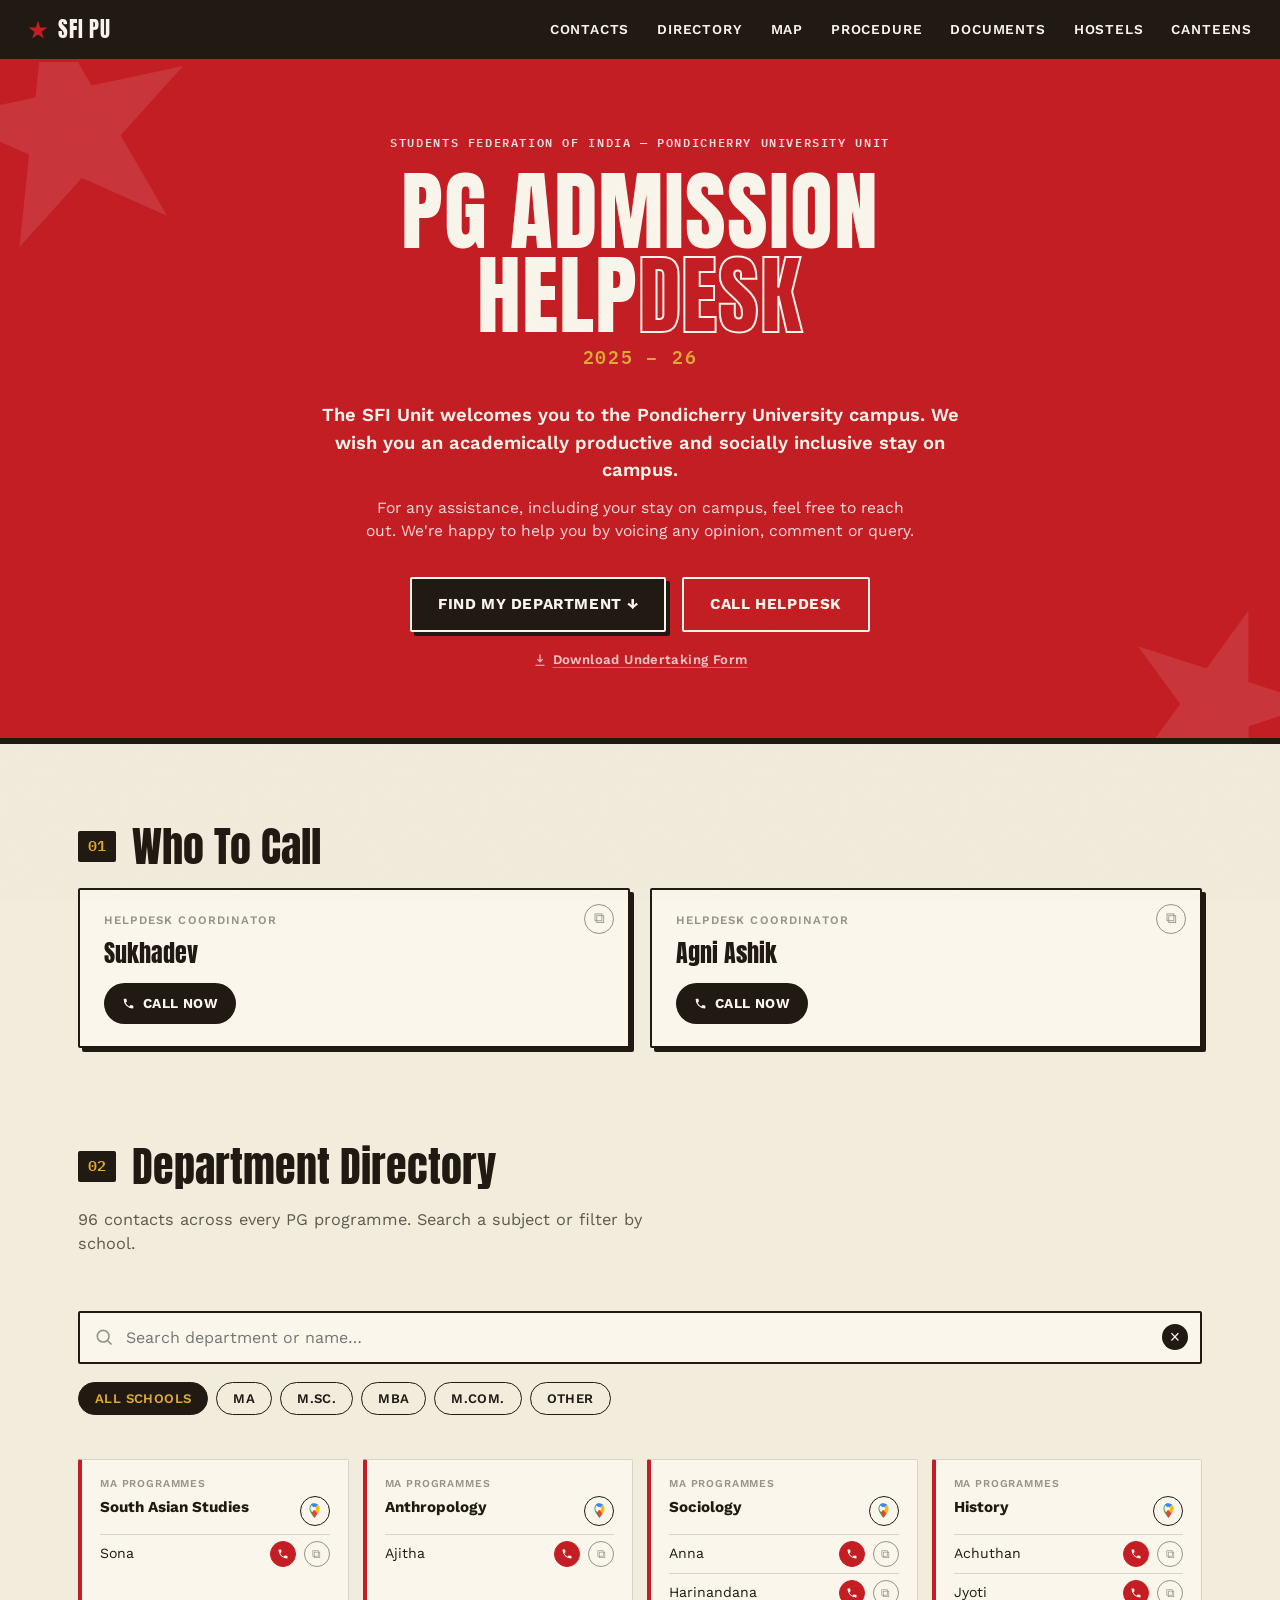
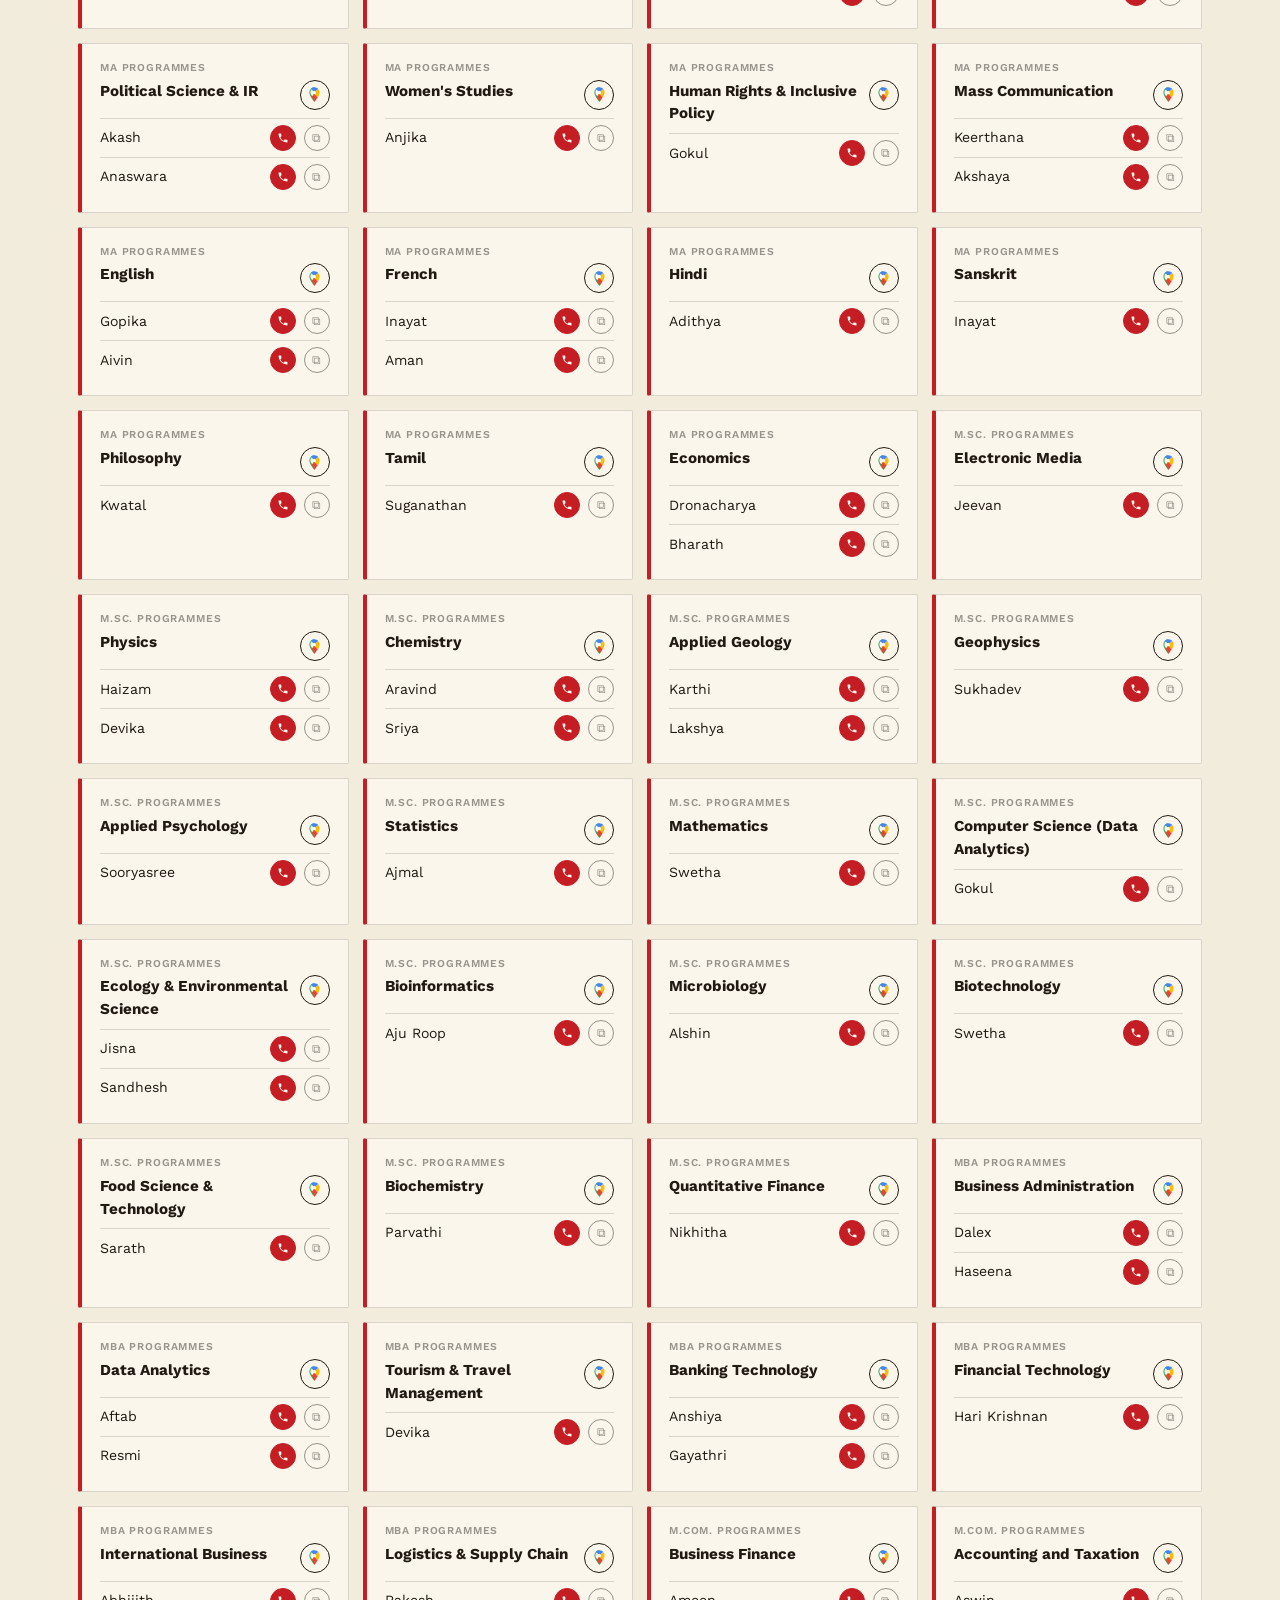
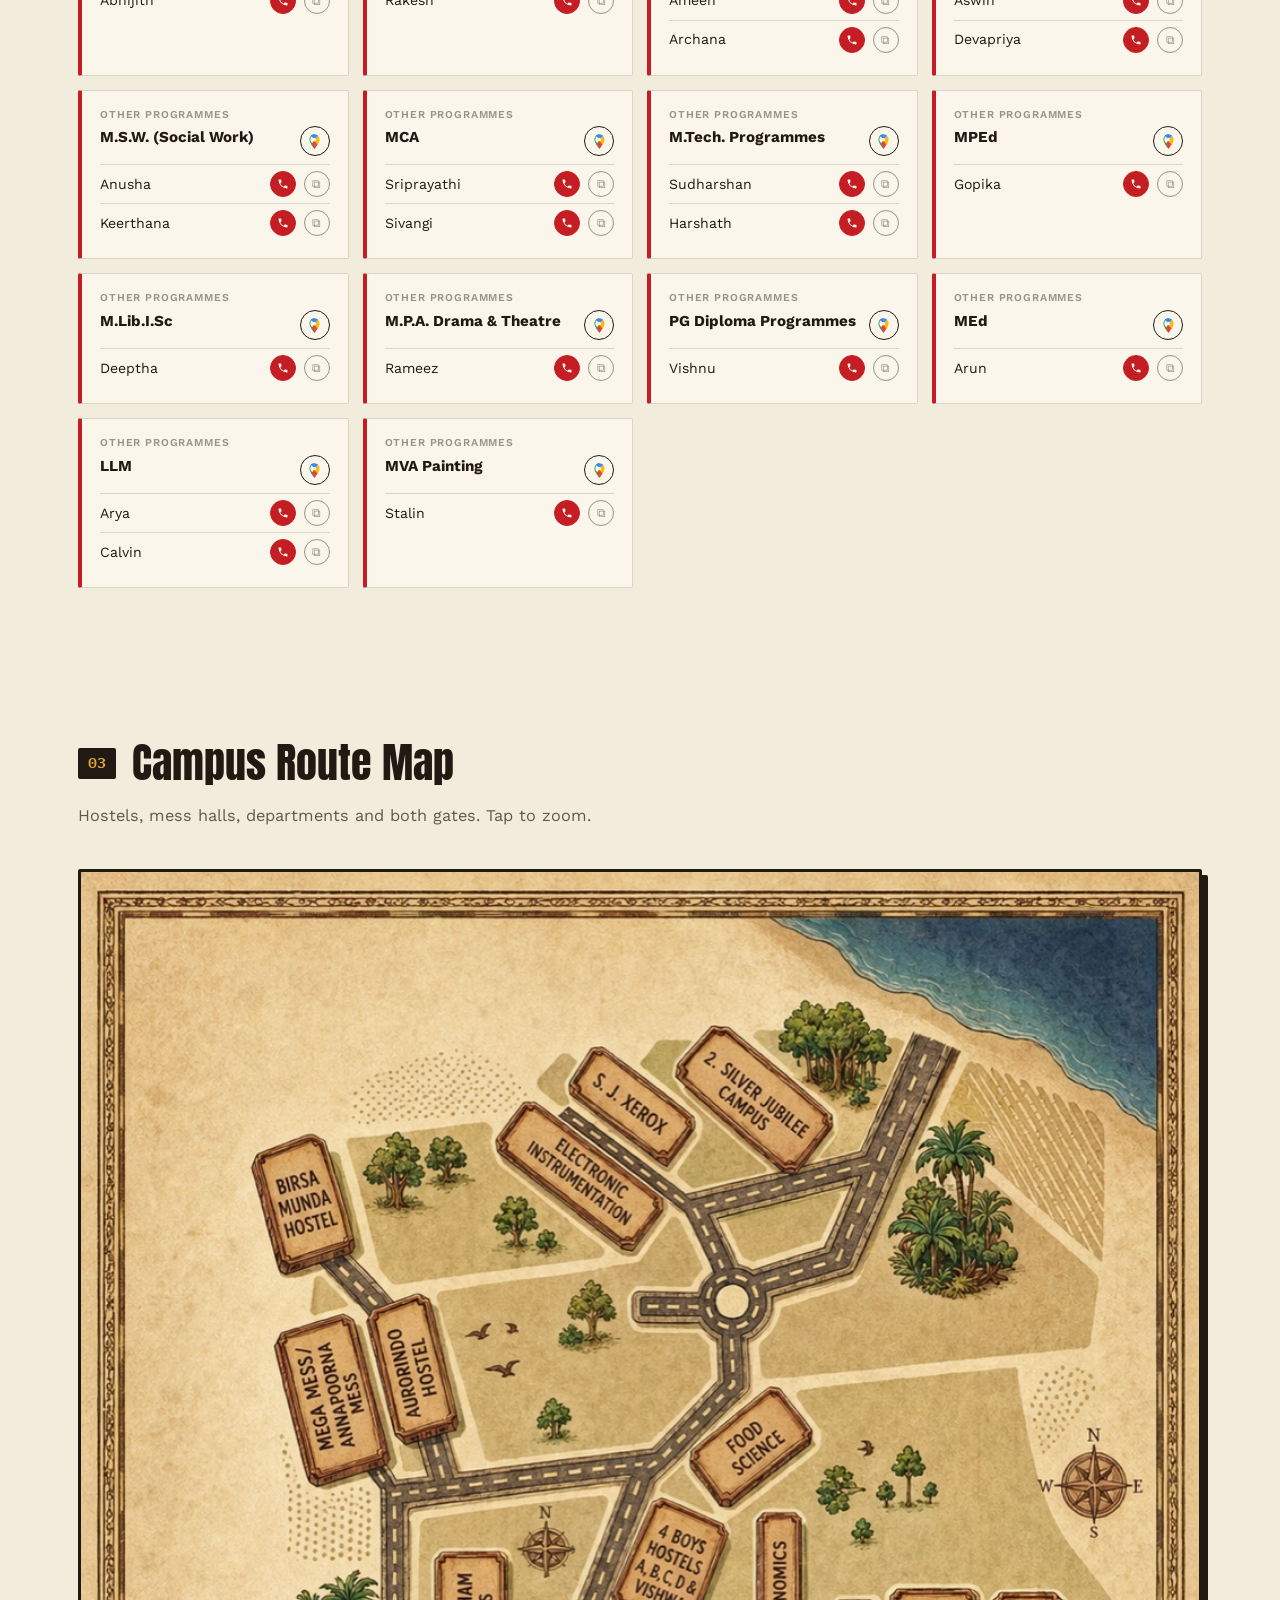
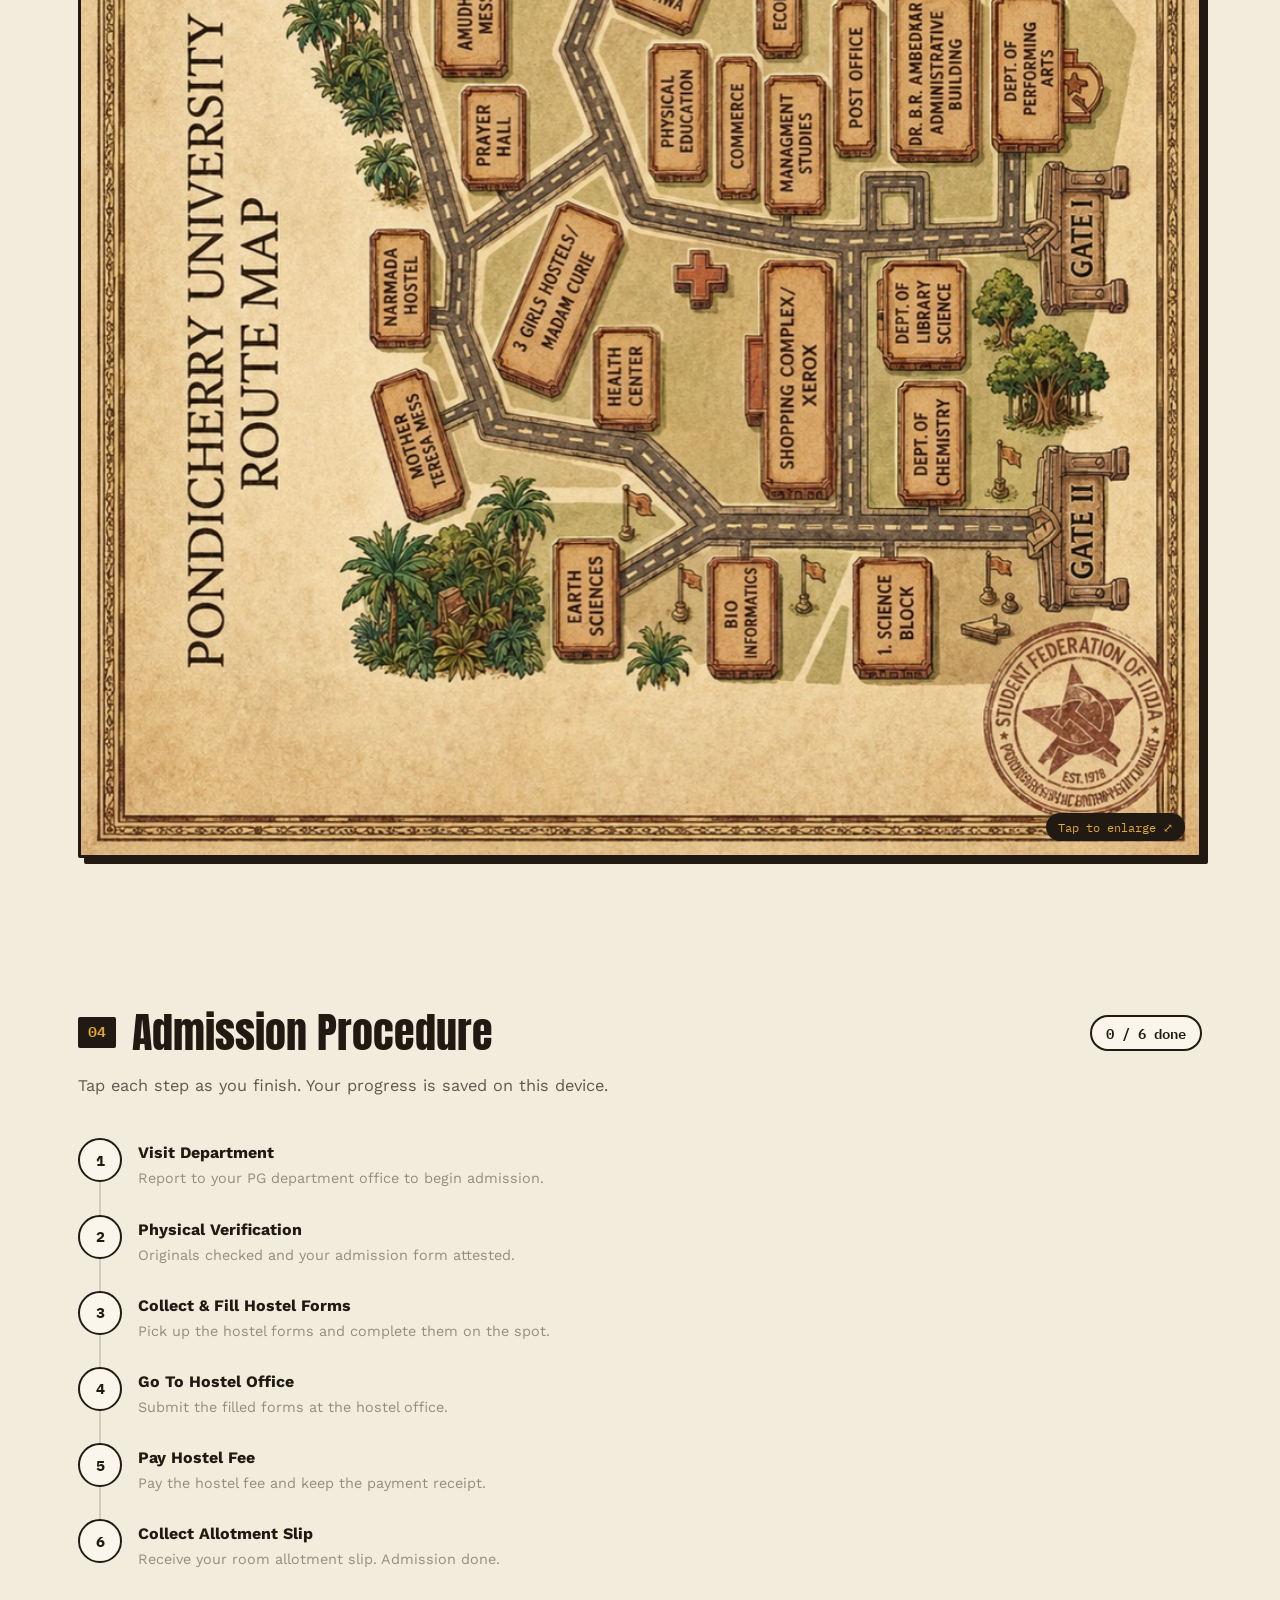
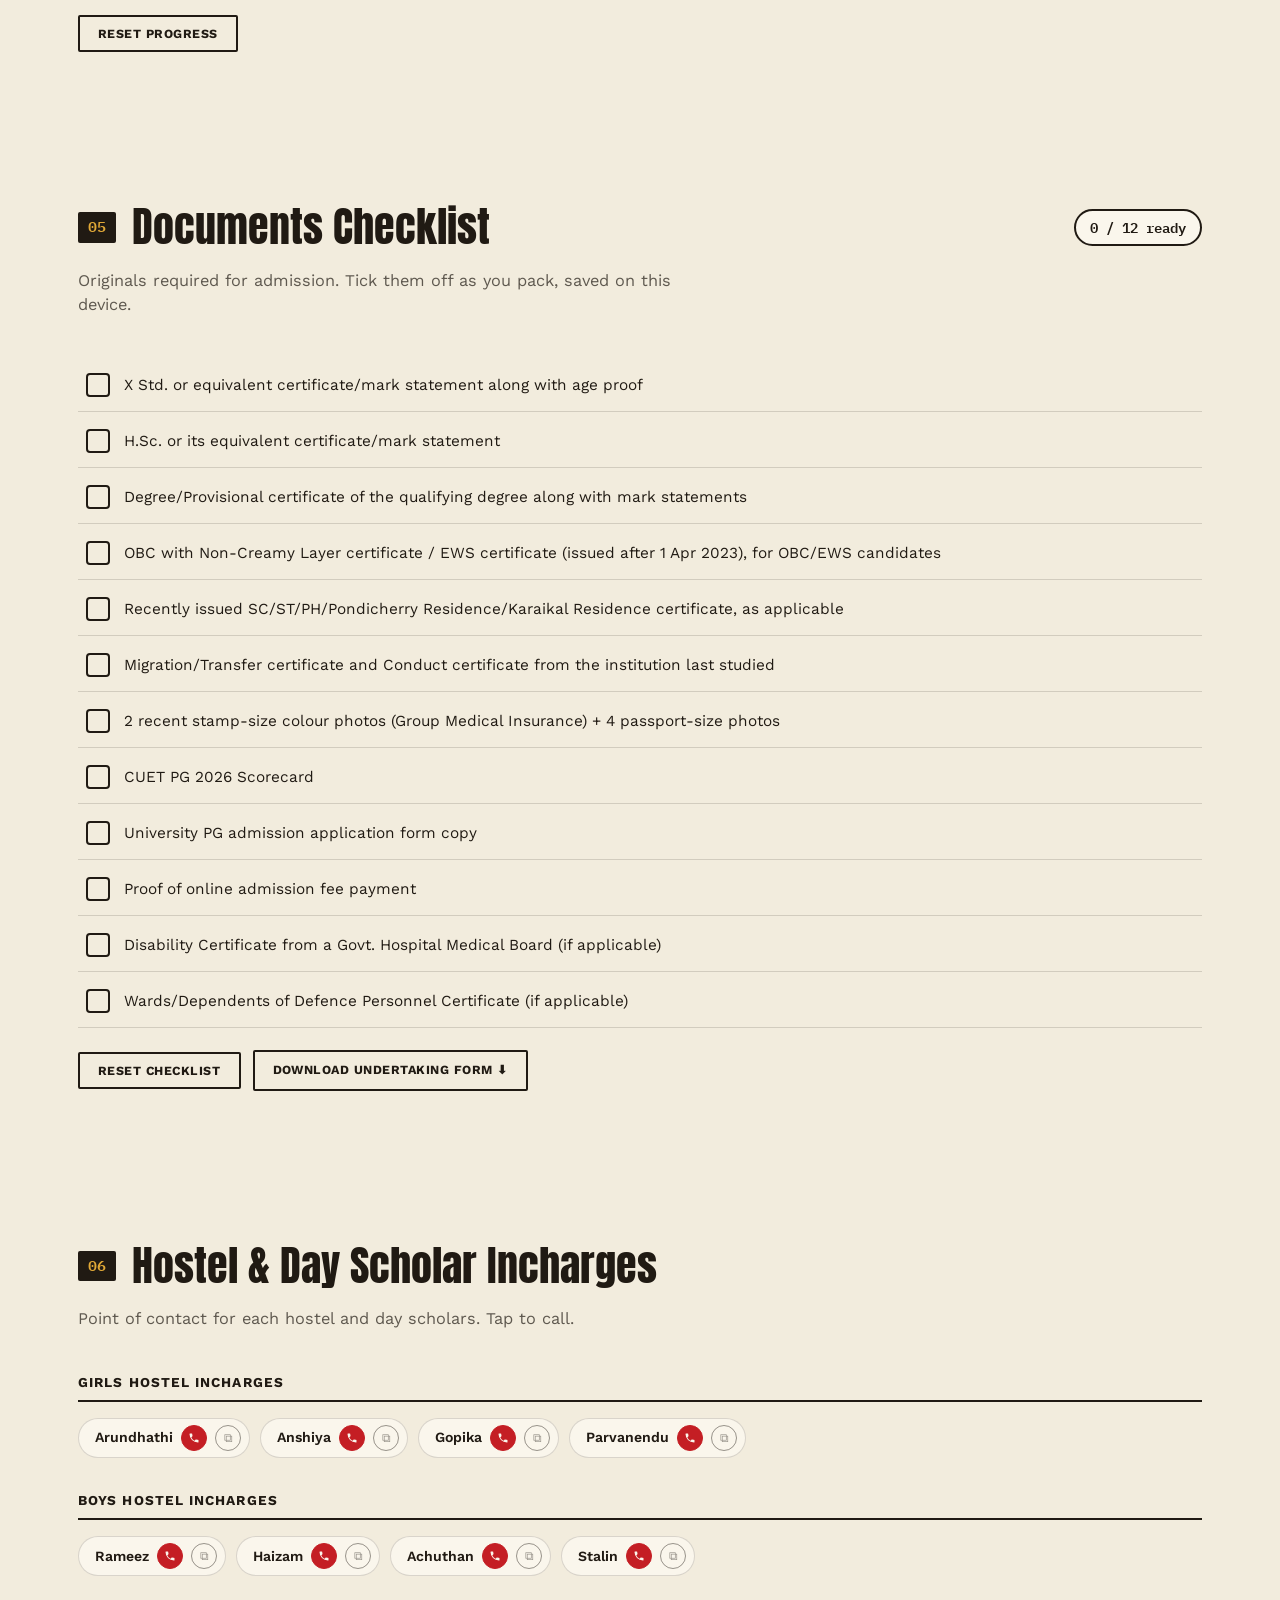
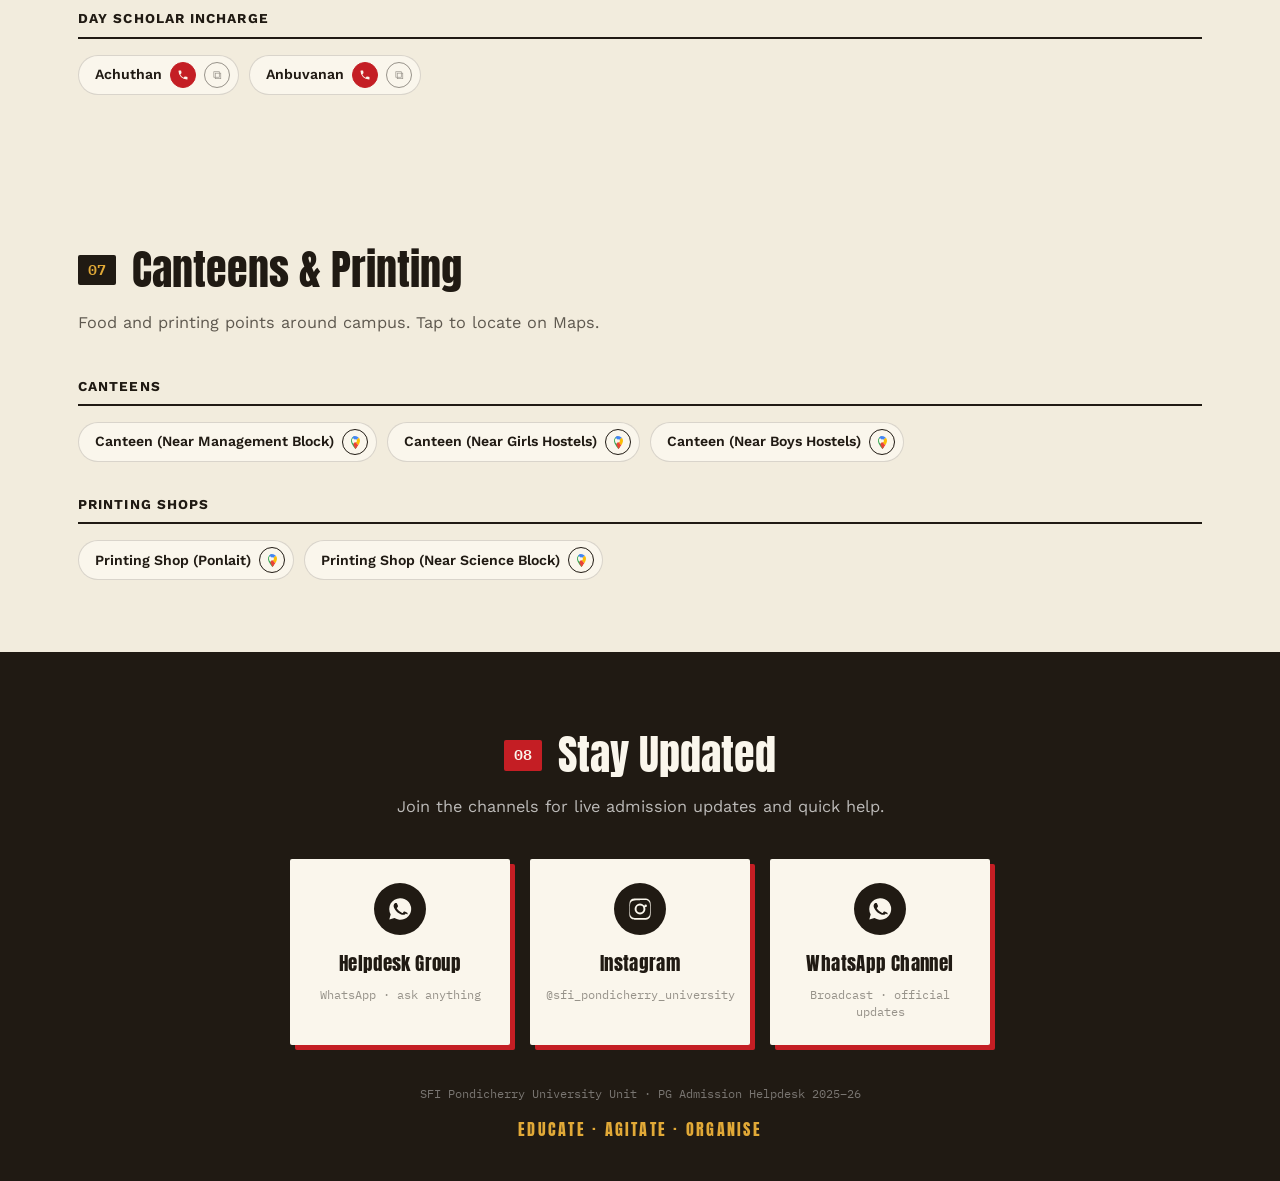
<file: index.html>
<!DOCTYPE html>
<html lang="en">
<head>
<meta charset="UTF-8">
<meta name="viewport" content="width=device-width, initial-scale=1.0">
<title>SFI PU — PG Admission Helpdesk 2025–26</title>
<meta name="description" content="SFI Pondicherry University PG Admission Helpdesk 2025-26. Contacts, campus map, admission procedure and required documents.">

<!-- Open Graph -->
<meta property="og:type" content="website">
<meta property="og:url" content="https://sfipondicherry.netlify.app/">
<meta property="og:title" content="SFI PU — PG Admission Helpdesk 2025–26">
<meta property="og:description" content="We're here to help you. Contacts, campus map, admission procedure and required documents for PG admission at Pondicherry University.">
<meta property="og:image" content="https://sfipondicherry.netlify.app/assets/og-image.jpg">
<meta property="og:image:width" content="1024">
<meta property="og:image:height" content="1280">

<!-- Twitter -->
<meta name="twitter:card" content="summary_large_image">
<meta name="twitter:title" content="SFI PU — PG Admission Helpdesk 2025–26">
<meta name="twitter:description" content="We're here to help you. Contacts, campus map, admission procedure and required documents for PG admission at Pondicherry University.">
<meta name="twitter:image" content="https://sfipondicherry.netlify.app/assets/og-image.jpg">

<link rel="preconnect" href="https://fonts.googleapis.com">
<link rel="preconnect" href="https://fonts.gstatic.com" crossorigin>
<link href="https://fonts.googleapis.com/css2?family=Anton&family=IBM+Plex+Mono:wght@500;600&family=Work+Sans:ital,wght@0,400;0,500;0,600;0,700;1,500&display=swap" rel="stylesheet">
<link rel="stylesheet" href="styles.css">
</head>
<body>

<div class="grain"></div>

<!-- ============ NAV ============ -->
<header class="topbar">
  <a class="brand" href="#top">
    <span class="brand-star" aria-hidden="true">
      <svg viewBox="0 0 100 100"><path d="M50 4 L61 38 L97 38 L68 59 L79 93 L50 72 L21 93 L32 59 L3 38 L39 38 Z"/></svg>
    </span>
    <span class="brand-text">SFI&nbsp;PU</span>
  </a>
  <nav class="topnav" id="topnav">
    <a href="#contacts">Contacts</a>
    <a href="#directory">Directory</a>
    <a href="#map">Map</a>
    <a href="#procedure">Procedure</a>
    <a href="#documents">Documents</a>
    <a href="#hostels">Hostels</a>
    <a href="#essentials">Canteens</a>
  </nav>
  <button class="menu-btn" id="menuBtn" aria-label="Toggle menu" aria-expanded="false">
    <span></span><span></span><span></span>
  </button>
</header>

<!-- ============ HERO ============ -->
<section class="hero" id="top">
  <div class="hero-star hero-star--1" aria-hidden="true">
    <svg viewBox="0 0 100 100"><path d="M50 4 L61 38 L97 38 L68 59 L79 93 L50 72 L21 93 L32 59 L3 38 L39 38 Z"/></svg>
  </div>
  <div class="hero-star hero-star--2" aria-hidden="true">
    <svg viewBox="0 0 100 100"><path d="M50 4 L61 38 L97 38 L68 59 L79 93 L50 72 L21 93 L32 59 L3 38 L39 38 Z"/></svg>
  </div>

  <p class="eyebrow">STUDENTS FEDERATION OF INDIA — PONDICHERRY UNIVERSITY UNIT</p>
  <h1 class="hero-title">PG ADMISSION<br>HELP<span class="outline">DESK</span></h1>
  <p class="hero-year">2025 &ndash; 26</p>

  <p class="hero-msg">
    The SFI Unit welcomes you to the Pondicherry University campus.
    We wish you an academically productive and socially inclusive stay on campus.
  </p>
  <p class="hero-sub">
    For any assistance, including your stay on campus, feel free to reach out.
    We're happy to help you by voicing any opinion, comment or query.
  </p>

  <div class="hero-actions">
    <a class="btn btn--primary" href="#directory">Find My Department ↓</a>
    <a class="btn btn--ghost" href="tel:+919020773780">Call Helpdesk</a>
  </div>
  <a class="hero-doc-link" href="assets/Undertaking-Form.pdf" download>
    <svg viewBox="0 0 24 24" aria-hidden="true"><path d="M12 3v12m0 0l-4-4m4 4l4-4M5 21h14"/></svg>
    Download Undertaking Form
  </a>
</section>

<!-- ============ CORE CONTACTS ============ -->
<section class="section" id="contacts">
  <h2 class="section-title"><span class="tag">01</span> Who To Call</h2>

  <div class="core-contacts">
    <a class="core-card" href="tel:9498847152" title="Call Sukhadev — 9498847152">
      <button class="copy-btn" type="button" data-copy="9498847152" aria-label="Copy number">⧉</button>
      <span class="core-role">Helpdesk Coordinator</span>
      <span class="core-name">Sukhadev</span>
      <span class="core-call"><span class="call-icon"><svg viewBox="0 0 24 24"><path d="M6.62 10.79a15.05 15.05 0 006.59 6.59l2.2-2.2a1 1 0 011.01-.24 11.36 11.36 0 003.56.57 1 1 0 011 1V20a1 1 0 01-1 1A17 17 0 013 4a1 1 0 011-1h3.5a1 1 0 011 1 11.36 11.36 0 00.57 3.56 1 1 0 01-.25 1.02z"/></svg></span> Call Now</span>
      <span class="sr-only">9498847152</span>
    </a>
    <a class="core-card" href="tel:8848492228" title="Call Agni Ashik — 8848492228">
      <button class="copy-btn" type="button" data-copy="8848492228" aria-label="Copy number">⧉</button>
      <span class="core-role">Helpdesk Coordinator</span>
      <span class="core-name">Agni Ashik</span>
      <span class="core-call"><span class="call-icon"><svg viewBox="0 0 24 24"><path d="M6.62 10.79a15.05 15.05 0 006.59 6.59l2.2-2.2a1 1 0 011.01-.24 11.36 11.36 0 003.56.57 1 1 0 011 1V20a1 1 0 01-1 1A17 17 0 013 4a1 1 0 011-1h3.5a1 1 0 011 1 11.36 11.36 0 00.57 3.56 1 1 0 01-.25 1.02z"/></svg></span> Call Now</span>
      <span class="sr-only">8848492228</span>
    </a>
  </div>
</section>

<!-- ============ DIRECTORY ============ -->
<section class="section section--flush" id="directory">
  <h2 class="section-title"><span class="tag">02</span> Department Directory</h2>
  <p class="section-lede">96 contacts across every PG programme. Search a subject or filter by school.</p>

  <div class="directory-controls">
    <div class="search-wrap">
      <svg class="search-icon" viewBox="0 0 24 24"><circle cx="11" cy="11" r="7"/><line x1="21" y1="21" x2="16.6" y2="16.6"/></svg>
      <input type="text" id="searchInput" placeholder="Search department or name…" autocomplete="off">
      <button class="search-clear" id="searchClear" type="button" aria-label="Clear search" hidden>&times;</button>
    </div>
    <div class="filter-chips" id="filterChips"></div>
  </div>

  <div class="directory-results" id="directoryResults"></div>
  <p class="no-results" id="noResults" hidden>No matches. Try “Economics”, “MBA” or a coordinator's name.</p>
  <a class="skip-directory" href="#map" id="skipDirectory">Skip directory ↓</a>
</section>

<!-- ============ MAP ============ -->
<section class="section" id="map">
  <h2 class="section-title"><span class="tag">03</span> Campus Route Map</h2>
  <p class="section-lede">Hostels, mess halls, departments and both gates. Tap to zoom.</p>

  <button class="map-frame" id="mapOpenBtn">
    <img src="assets/campus-map.jpg" alt="Pondicherry University campus route map showing hostels, departments, mess halls and gates" loading="lazy">
    <span class="map-zoom-hint">Tap to enlarge ⤢</span>
  </button>
</section>

<!-- ============ PROCEDURE ============ -->
<section class="section" id="procedure">
  <div class="section-head-row">
    <h2 class="section-title"><span class="tag">04</span> Admission Procedure</h2>
    <span class="progress-badge" id="stepBadge">0 / 6 done</span>
  </div>
  <p class="section-lede">Tap each step as you finish. Your progress is saved on this device.</p>

  <ol class="timeline" id="timeline"></ol>
  <button class="btn btn--ghost btn--small" id="resetSteps">Reset progress</button>
</section>

<!-- ============ DOCUMENTS ============ -->
<section class="section" id="documents">
  <div class="section-head-row">
    <h2 class="section-title"><span class="tag">05</span> Documents Checklist</h2>
    <span class="progress-badge" id="progressBadge">0 / 12 ready</span>
  </div>
  <p class="section-lede">Originals required for admission. Tick them off as you pack, saved on this device.</p>

  <ul class="checklist" id="checklist"></ul>
  <div class="btn-row">
    <button class="btn btn--ghost btn--small" id="resetChecklist">Reset checklist</button>
    <a class="btn btn--ghost btn--small" href="assets/Undertaking-Form.pdf" download>Download Undertaking Form ⬇</a>
  </div>
</section>

<!-- ============ HOSTEL / DAY SCHOLAR INCHARGES ============ -->
<section class="section" id="hostels">
  <h2 class="section-title"><span class="tag">06</span> Hostel &amp; Day Scholar Incharges</h2>
  <p class="section-lede">Point of contact for each hostel and day scholars. Tap to call.</p>

  <div class="subgroup">
    <h3 class="subgroup-title">Girls Hostel Incharges</h3>
    <div class="chip-grid" id="girlsHostelIncharges"></div>
  </div>

  <div class="subgroup">
    <h3 class="subgroup-title">Boys Hostel Incharges</h3>
    <div class="chip-grid" id="boysHostelIncharges"></div>
  </div>

  <div class="subgroup">
    <h3 class="subgroup-title">Day Scholar Incharge</h3>
    <div class="chip-grid" id="dayScholar"></div>
  </div>
</section>

<!-- ============ CANTEENS / PRINTING ============ -->
<section class="section" id="essentials">
  <h2 class="section-title"><span class="tag">07</span> Canteens &amp; Printing</h2>
  <p class="section-lede">Food and printing points around campus. Tap to locate on Maps.</p>

  <div class="subgroup">
    <h3 class="subgroup-title">Canteens</h3>
    <div class="chip-grid" id="canteens"></div>
  </div>

  <div class="subgroup">
    <h3 class="subgroup-title">Printing Shops</h3>
    <div class="chip-grid" id="printShops"></div>
  </div>
</section>

<!-- ============ FOOTER / LINKS ============ -->
<footer class="footer" id="footer">
  <h2 class="section-title section-title--light"><span class="tag tag--light">08</span> Stay Updated</h2>
  <p class="section-lede footer-lede">Join the channels for live admission updates and quick help.</p>

  <div class="link-row">
    <a class="link-card" href="https://chat.whatsapp.com/CJfI5DXnH7s8doQPmR5hC9" target="_blank" rel="noopener">
      <span class="link-icon">
        <svg viewBox="0 0 24 24"><path d="M12 2a10 10 0 00-8.6 15l-1.3 4.7 4.8-1.3A10 10 0 1012 2zm5.3 14.1c-.2.6-1.3 1.2-1.8 1.2-.5.1-1 .3-3.4-.7-2.9-1.2-4.7-4.1-4.8-4.3-.2-.2-1.2-1.6-1.2-3s.7-2.1 1-2.4c.3-.3.6-.4.8-.4h.6c.2 0 .5 0 .7.5l.9 2.1c0 .2.1.4 0 .6l-.4.6-.4.5c-.2.2-.3.4-.1.7.2.3.9 1.5 2 2.4 1.4 1.2 2.5 1.6 2.8 1.7.3.2.5.1.7-.1l.9-1.1c.2-.3.4-.2.7-.1l2 1c.3.1.5.2.6.3.1.3.1.9-.1 1.5z"/></svg>
      </span>
      <span class="link-name">Helpdesk Group</span>
      <span class="link-sub">WhatsApp · ask anything</span>
    </a>
    <a class="link-card" href="https://www.instagram.com/sfi_pondicherry_university" target="_blank" rel="noopener">
      <span class="link-icon">
        <svg viewBox="0 0 24 24"><path d="M12 2.2c3.2 0 3.6 0 4.9.1 1.2.1 1.8.3 2.2.4.6.2 1 .5 1.4.9.4.4.7.8.9 1.4.2.4.4 1 .4 2.2.1 1.3.1 1.7.1 4.9s0 3.6-.1 4.9c-.1 1.2-.3 1.8-.4 2.2-.2.6-.5 1-.9 1.4-.4.4-.8.7-1.4.9-.4.2-1 .4-2.2.4-1.3.1-1.7.1-4.9.1s-3.6 0-4.9-.1c-1.2-.1-1.8-.3-2.2-.4a3.7 3.7 0 01-1.4-.9 3.7 3.7 0 01-.9-1.4c-.2-.4-.4-1-.4-2.2C2.2 15.6 2.2 15.2 2.2 12s0-3.6.1-4.9c.1-1.2.3-1.8.4-2.2.2-.6.5-1 .9-1.4.4-.4.8-.7 1.4-.9.4-.2 1-.4 2.2-.4C8.4 2.2 8.8 2.2 12 2.2zm0 1.8c-3.1 0-3.5 0-4.7.1-1.1 0-1.7.2-2.1.4-.5.2-.9.4-1.2.8-.4.3-.6.7-.8 1.2-.2.4-.3 1-.4 2.1C2.7 9.5 2.7 9.9 2.7 12s0 2.5.1 3.7c0 1.1.2 1.7.4 2.1.2.5.4.9.8 1.2.3.4.7.6 1.2.8.4.2 1 .3 2.1.4 1.2.1 1.6.1 4.7.1s3.5 0 4.7-.1c1.1 0 1.7-.2 2.1-.4.5-.2.9-.4 1.2-.8.4-.3.6-.7.8-1.2.2-.4.3-1 .4-2.1.1-1.2.1-1.6.1-3.7s0-2.5-.1-3.7c0-1.1-.2-1.7-.4-2.1a3 3 0 00-.8-1.2 3 3 0 00-1.2-.8c-.4-.2-1-.3-2.1-.4-1.2-.1-1.6-.1-4.7-.1zM12 7a5 5 0 110 10 5 5 0 010-10zm0 1.8a3.2 3.2 0 100 6.4 3.2 3.2 0 000-6.4zm5.2-.9a1.2 1.2 0 110 2.4 1.2 1.2 0 010-2.4z"/></svg>
      </span>
      <span class="link-name">Instagram</span>
      <span class="link-sub">@sfi_pondicherry_university</span>
    </a>
    <a class="link-card" href="https://whatsapp.com/channel/0029Va5Qo5w002TBvd4hW507" target="_blank" rel="noopener">
      <span class="link-icon">
        <svg viewBox="0 0 24 24"><path d="M12 2a10 10 0 00-8.6 15l-1.3 4.7 4.8-1.3A10 10 0 1012 2zm5.3 14.1c-.2.6-1.3 1.2-1.8 1.2-.5.1-1 .3-3.4-.7-2.9-1.2-4.7-4.1-4.8-4.3-.2-.2-1.2-1.6-1.2-3s.7-2.1 1-2.4c.3-.3.6-.4.8-.4h.6c.2 0 .5 0 .7.5l.9 2.1c0 .2.1.4 0 .6l-.4.6-.4.5c-.2.2-.3.4-.1.7.2.3.9 1.5 2 2.4 1.4 1.2 2.5 1.6 2.8 1.7.3.2.5.1.7-.1l.9-1.1c.2-.3.4-.2.7-.1l2 1c.3.1.5.2.6.3.1.3.1.9-.1 1.5z"/></svg>
      </span>
      <span class="link-name">WhatsApp Channel</span>
      <span class="link-sub">Broadcast · official updates</span>
    </a>
  </div>

  <p class="footer-credit">SFI Pondicherry University Unit · PG Admission Helpdesk 2025–26</p>
  <p class="footer-motto">EDUCATE &middot; AGITATE &middot; ORGANISE</p>
</footer>

<!-- Lightbox -->
<div class="lightbox" id="lightbox">
  <button class="lightbox-close" id="lightboxClose" aria-label="Close">&times;</button>
  <img src="assets/campus-map.jpg" alt="Pondicherry University campus route map, enlarged">
</div>

<script src="script.js"></script>
<!-- Cloudflare Web Analytics -->
<script defer src='https://static.cloudflareinsights.com/beacon.min.js' data-cf-beacon='{"token": "ef0a9ae6381e4efca3d5536c9b5d6c76"}'></script>
<!-- End Cloudflare Web Analytics -->
<!-- GoatCounter -->
<script data-goatcounter="https://sfipondicherry.goatcounter.com/count"
        async src="//gc.zgo.at/count.js"></script>
<!-- End GoatCounter -->
</body>
</html>
</file>
<file: styles.css>
/* ===================================================================
   SFI PU — PG Admission Helpdesk 2025–26
   Protest-poster / union-flyer aesthetic: cream stock, ink black,
   flag red, one gold accent. Anton for shout-headlines, Work Sans
   for reading, IBM Plex Mono for every phone number (directory feel).
=================================================================== */

:root{
  --cream:   #F2ECDD;
  --paper:   #FAF6EC;
  --ink:     #201A13;
  --ink-70:  rgba(32,26,19,.7);
  --ink-45:  rgba(32,26,19,.45);
  --red:     #C41E24;
  --red-dark:#7E1116;
  --gold:    #E1A937;
  --line:    rgba(32,26,19,.15);
  --shadow-hard: 6px 6px 0 var(--ink);
  --shadow-hard-sm: 4px 4px 0 var(--ink);
  --radius: 2px;
  --display: "Anton", Impact, sans-serif;
  --body: "Work Sans", sans-serif;
  --mono: "IBM Plex Mono", monospace;
}

*,*::before,*::after{ box-sizing: border-box; }

::selection{ background: var(--red); color: var(--paper); }

html{ scroll-behavior: smooth; }

body{
  margin:0;
  background: var(--cream);
  color: var(--ink);
  font-family: var(--body);
  font-size: 16px;
  line-height: 1.5;
  -webkit-font-smoothing: antialiased;
}

img{ max-width:100%; display:block; }

a{ color: inherit; }

h1,h2,h3{ margin:0; font-family: var(--display); font-weight:400; }

/* paper grain overlay */
.grain{
  position: fixed; inset:0; pointer-events:none; z-index: 999;
  opacity: .05; mix-blend-mode: multiply;
  background-image: url("data:image/svg+xml,%3Csvg xmlns='http://www.w3.org/2000/svg' width='120' height='120'%3E%3Cfilter id='n'%3E%3CfeTurbulence type='fractalNoise' baseFrequency='0.9' numOctaves='2' stitchTiles='stitch'/%3E%3C/filter%3E%3Crect width='100%25' height='100%25' filter='url(%23n)'/%3E%3C/svg%3E");
}

/* ============ TOPBAR ============ */
.topbar{
  position: sticky; top:0; z-index: 200;
  display:flex; align-items:center; justify-content:space-between;
  padding: 14px 28px;
  background: var(--ink);
  border-bottom: 3px solid var(--red);
}
.brand{
  display:flex; align-items:center; gap:10px;
  text-decoration:none; color: var(--paper);
}
.brand-star{ width:20px; height:20px; color: var(--red); }
.brand-star svg{ width:100%; height:100%; fill: currentColor; }
.brand-text{
  font-family: var(--display);
  font-size: 1.3rem;
  letter-spacing: .04em;
  color: var(--paper);
}
.topnav{ display:flex; gap: 28px; }
.topnav a{
  color: var(--paper); text-decoration:none;
  font-size: .85rem; font-weight:600; letter-spacing:.06em; text-transform:uppercase;
  position:relative; padding: 4px 0;
}
.topnav a::after{
  content:""; position:absolute; left:0; right:100%; bottom:-2px; height:2px;
  background: var(--red); transition: right .25s ease;
}
.topnav a:hover::after{ right:0; }

.menu-btn{
  display:none; flex-direction:column; gap:5px;
  width:32px; height:24px; background:none; border:none; cursor:pointer; padding:0;
}
.menu-btn span{
  display:block; flex:0 0 3px; width:100%;
  background: var(--paper); border-radius:2px;
}

/* ============ HERO ============ */
.hero{
  position: relative;
  padding: 72px 28px 64px;
  overflow: hidden;
  background: var(--red);
  color: var(--paper);
  text-align:center;
  border-bottom: 6px solid var(--ink);
}
.hero-star{
  position:absolute; color: rgba(255,255,255,.1); pointer-events:none;
}
.hero-star svg{ width:100%; height:100%; fill:currentColor; }
.hero-star--1{ width:260px; height:260px; top:-70px; left:-60px; transform: rotate(-12deg); }
.hero-star--2{ width:200px; height:200px; bottom:-60px; right:-40px; transform: rotate(18deg); }

.eyebrow{
  font-family: var(--mono);
  font-size:.72rem; letter-spacing:.14em; font-weight:600;
  color: rgba(255,255,255,.85);
  margin: 0 0 18px;
  position:relative; z-index:2;
}
.hero-title{
  position:relative; z-index:2;
  font-family: var(--display);
  font-size: clamp(2.6rem, 9vw, 5.5rem);
  line-height: .95;
  letter-spacing: .01em;
  color: var(--paper);
  margin-bottom: 6px;
}
.hero-title .outline{
  -webkit-text-stroke: 2px var(--paper);
  color: var(--red);
}
.hero-year{
  position:relative; z-index:2;
  font-family: var(--mono); font-weight:600;
  font-size: 1.1rem; letter-spacing:.1em;
  color: var(--gold);
  margin: 0 0 32px;
}
.hero-msg{
  position:relative; z-index:2;
  max-width: 640px; margin: 0 auto 12px;
  font-size: 1.15rem; font-weight:600;
}
.hero-sub{
  position:relative; z-index:2;
  max-width: 560px; margin: 0 auto 34px;
  font-size: .98rem; color: rgba(255,255,255,.85);
}
.hero-actions{
  position:relative; z-index:2;
  display:flex; gap:16px; justify-content:center; flex-wrap:wrap;
}
.hero-doc-link{
  position:relative; z-index:2;
  display:inline-flex; align-items:center; gap:6px;
  margin-top:18px;
  font-family: var(--body); font-weight:600; font-size:.82rem;
  letter-spacing:.03em;
  color: rgba(255,255,255,.75);
  text-decoration: underline; text-underline-offset:3px; text-decoration-color: rgba(255,255,255,.35);
  transition: color .15s ease, text-decoration-color .15s ease;
}
.hero-doc-link:hover{ color: var(--paper); text-decoration-color: var(--paper); }
.hero-doc-link svg{ width:14px; height:14px; fill:none; stroke:currentColor; stroke-width:2; stroke-linecap:round; stroke-linejoin:round; }

.btn{
  display:inline-flex; align-items:center; gap:8px;
  padding: 14px 26px;
  font-family: var(--body); font-weight:700; font-size:.95rem;
  text-decoration:none; text-transform:uppercase; letter-spacing:.04em;
  border: 2px solid var(--ink); border-radius: var(--radius);
  cursor:pointer; transition: transform .15s ease, box-shadow .15s ease;
}
.btn--primary{
  background: var(--ink); color: var(--paper);
  box-shadow: var(--shadow-hard-sm);
  border-color: var(--ink);
}
.hero .btn--primary{ border-color: var(--paper); }
.btn--primary:hover{ transform: translate(-2px,-2px); box-shadow: 6px 6px 0 var(--ink); }
.hero .btn--primary:hover{ box-shadow: 6px 6px 0 var(--paper); }
.btn--ghost{
  background: transparent; color: var(--paper); border-color: var(--paper);
}
.btn--ghost:hover{ background: rgba(255,255,255,.12); }
.section .btn--ghost{ color: var(--ink); border-color: var(--ink); }
.section .btn--ghost:hover{ background: rgba(32,26,19,.06); }
.btn--small{ padding: 9px 18px; font-size:.78rem; margin-top: 22px; }

.btn-row{ display:flex; flex-wrap:wrap; align-items:center; gap:12px; margin-top: 22px; }
.btn-row .btn--small{ margin-top: 0; }

/* ============ SECTIONS ============ */
.section{
  padding: 72px 28px;
  max-width: 1180px;
  margin: 0 auto;
}
.section--flush{ padding-top: 56px; }

/* "Who To Call" lost its subgroups to the standalone Hostels section,
   leaving just two cards — trim the padding so it doesn't read as a gap. */
#contacts{ padding-bottom: 32px; }
#contacts .core-contacts{ margin-bottom: 0; }

.section-title{
  display:flex; align-items:center; gap:16px;
  font-size: clamp(1.8rem, 4vw, 2.6rem);
  margin-bottom: 10px;
}
.tag{
  font-family: var(--mono);
  font-size: .95rem; font-weight:600;
  background: var(--ink); color: var(--gold);
  padding: 4px 10px; border-radius: var(--radius);
}
.tag--light{ background: var(--red); color: var(--paper); }
.section-title--light{ color: var(--paper); }

.section-lede{
  color: var(--ink-70); max-width: 620px;
  margin: 0 0 40px; font-size: 1.02rem;
}

.section-head-row{
  display:flex; align-items:center; justify-content:space-between;
  flex-wrap:wrap; gap:14px; margin-bottom:10px;
}
.section-head-row .section-title{ margin-bottom:0; }
.progress-badge{
  font-family: var(--mono); font-weight:600; font-size:.85rem;
  background: var(--paper); border:2px solid var(--ink);
  padding: 6px 14px; border-radius: 999px; color: var(--ink);
  white-space:nowrap;
}
.progress-badge--full{ background: var(--red); color: var(--paper); border-color: var(--red); }

/* ============ CORE CONTACTS ============ */
.core-contacts{
  display:grid; grid-template-columns: repeat(2,1fr); gap:20px;
}
.core-contacts:not(:last-child){ margin-bottom: 44px; }
.core-card{
  position:relative;
  display:flex; flex-direction:column; gap:6px;
  background: var(--paper); border:2px solid var(--ink);
  border-radius: var(--radius); padding: 22px 24px;
  text-decoration:none; color: var(--ink);
  box-shadow: var(--shadow-hard-sm);
  transition: transform .15s ease, box-shadow .15s ease;
}

/* ---- copy-to-clipboard buttons ---- */
.copy-btn{
  font-family: var(--body); font-size: .95rem; line-height:1;
  background: transparent; border: 1.5px solid var(--ink-45); color: var(--ink-45);
  width: 30px; height: 30px; border-radius: 50%; cursor:pointer;
  display:flex; align-items:center; justify-content:center;
  transition: color .15s ease, border-color .15s ease, background .15s ease;
}
.copy-btn:hover{ color: var(--red); border-color: var(--red); background: rgba(196,30,36,.06); }
.copy-btn.copied{ color: var(--paper); background: var(--red); border-color: var(--red); }
.core-card .copy-btn{ position:absolute; top:14px; right:14px; }
.chip .copy-btn--chip{ width:26px; height:26px; font-size:.75rem; flex:none; }
.contact-line .copy-btn{ width:26px; height:26px; font-size:.75rem; flex:none; }
.core-card:hover{ transform: translate(-3px,-3px); box-shadow: 7px 7px 0 var(--red); }
.core-role{ font-size:.72rem; text-transform:uppercase; letter-spacing:.1em; color: var(--ink-45); font-weight:600; }
.core-name{ font-family: var(--display); font-size:1.5rem; }

/* ---- call icon buttons ---- */
.sr-only{
  position:absolute; width:1px; height:1px; padding:0; margin:-1px;
  overflow:hidden; clip:rect(0,0,0,0); white-space:nowrap; border:0;
}
.call-btn{
  flex:none; display:flex; align-items:center; justify-content:center;
  width:30px; height:30px; border-radius:50%;
  background: var(--red); border: 1.5px solid var(--red); color: var(--paper);
  text-decoration:none; transition: background .15s ease, transform .15s ease;
}
.call-btn svg{ width:14px; height:14px; fill:currentColor; }
.call-btn:hover{ background: var(--red-dark); border-color: var(--red-dark); transform: translateY(-1px); }
.chip .call-btn{ width:26px; height:26px; }
.chip .call-btn svg{ width:12px; height:12px; }
.contact-line .call-btn{ width:26px; height:26px; }
.contact-line .call-btn svg{ width:12px; height:12px; }

.core-call{
  display:inline-flex; align-items:center; gap:8px; align-self:flex-start;
  margin-top: 6px; padding: 10px 18px;
  background: var(--ink); color: var(--paper);
  border-radius: 999px; font-weight:700; font-size:.85rem;
  text-transform:uppercase; letter-spacing:.03em;
  transition: background .15s ease;
}
.core-call .call-icon svg{ width:13px; height:13px; fill:currentColor; display:block; }
.core-card:hover .core-call{ background: var(--red); }

.subgroup{ margin-bottom: 32px; }
.subgroup:last-child{ margin-bottom:0; }
.subgroup-title{
  font-family: var(--body); font-weight:700; font-size:.85rem;
  text-transform: uppercase; letter-spacing:.08em;
  border-bottom: 2px solid var(--ink); padding-bottom:8px; margin-bottom:16px;
}
.chip-grid{ display:flex; flex-wrap:wrap; gap:10px; }
.chip{
  display:flex; align-items:center; gap:8px;
  background: var(--paper); border:1.5px solid var(--line);
  border-radius: 999px; padding: 6px 8px 6px 16px;
  color:var(--ink); font-size:.88rem;
  transition: border-color .15s ease, background .15s ease;
}
.chip:hover{ border-color: var(--red); background: #fff; }
.chip-name{ font-weight:600; }

.chip--place{ text-decoration:none; cursor:pointer; }
.place-pin{
  flex:none; display:flex; align-items:center; justify-content:center;
  width:26px; height:26px; border-radius:50%;
  background: var(--paper); border:1.5px solid var(--ink);
  transition: border-color .15s ease;
}
.place-pin svg{ width:15px; height:15px; }
.chip--place:hover .place-pin{ border-color: var(--red); }

/* ============ DIRECTORY ============ */
.directory-controls{
  display:flex; flex-direction:column; gap:18px;
  margin-bottom: 30px;
  position: sticky; top: 62px; z-index: 50;
  background: var(--cream);
  padding: 14px 0;
}
.search-wrap{ position:relative; }
.search-icon{
  position:absolute; left:16px; top:50%; transform:translateY(-50%);
  width:20px; height:20px; fill:none; stroke:var(--ink-45); stroke-width:2;
}
#searchInput{
  width:100%; padding: 15px 46px 15px 46px;
  font-family: var(--body); font-size:1rem;
  border: 2px solid var(--ink); border-radius: var(--radius);
  background: var(--paper); color:var(--ink);
}
#searchInput:focus{ outline:none; box-shadow: var(--shadow-hard-sm); }
.search-clear{
  position:absolute; right:14px; top:50%; transform:translateY(-50%);
  width:26px; height:26px; border-radius:50%;
  background: var(--ink); color: var(--paper); border:none;
  font-size:1.1rem; line-height:1; cursor:pointer;
  display:flex; align-items:center; justify-content:center;
}
.search-clear:hover{ background: var(--red); }

.filter-chips{ display:flex; flex-wrap:wrap; gap:8px; }
.filter-chip{
  font-family: var(--body); font-weight:600; font-size:.82rem;
  padding: 8px 16px; border-radius: 999px; border: 1.5px solid var(--ink);
  background: transparent; color:var(--ink); cursor:pointer;
  text-transform:uppercase; letter-spacing:.03em;
  transition: background .15s ease, color .15s ease;
}
.filter-chip.active{ background: var(--ink); color: var(--gold); }
.filter-chip:hover:not(.active){ background: rgba(32,26,19,.08); }

.directory-results{
  display:grid; grid-template-columns: repeat(auto-fill, minmax(260px,1fr));
  gap: 14px;
}
.dept-card{
  background: var(--paper); border:1.5px solid var(--line);
  border-radius: var(--radius); padding: 16px 18px;
  border-left: 4px solid var(--red);
}
.dept-head{
  display:flex; align-items:flex-start; justify-content:space-between;
  gap:10px; margin-bottom:8px;
}
.dept-card h4{
  margin:0; font-family: var(--body); font-weight:700; font-size: .95rem;
}
.dept-card .school-label{
  display:block; font-size:.66rem; text-transform:uppercase; letter-spacing:.08em;
  color: var(--ink-45); margin-bottom:4px; font-weight:600;
}
.map-btn{
  flex:none; display:flex; align-items:center; justify-content:center;
  width:30px; height:30px; border-radius:50%;
  background: var(--paper); border:1.5px solid var(--ink);
  text-decoration:none; transition: transform .15s ease, box-shadow .15s ease;
}
.map-btn svg{ width:17px; height:17px; }
.map-btn:hover{ transform: translateY(-1px); box-shadow: 2px 2px 0 var(--ink); }
.map-btn--approx{ opacity:1; border-color: var(--ink); }
.contact-line{
  display:flex; align-items:center; gap:8px;
  padding: 6px 0; color:var(--ink);
  border-top: 1px solid var(--line);
}
.contact-line:first-of-type{ border-top:none; }
.contact-main{ display:flex; align-items:center; flex:1; min-width:0; }
.contact-name{ font-size:.88rem; }

.no-results{ text-align:center; padding: 40px 0; color: var(--ink-45); font-style:italic; }
.skip-directory{ display:none; }

/* ============ MAP ============ */
.map-frame{
  position:relative; display:block; width:100%;
  border: 3px solid var(--ink); border-radius: var(--radius);
  padding:0; background: var(--paper); cursor: zoom-in;
  box-shadow: var(--shadow-hard);
  overflow:hidden;
}
.map-frame img{ width:100%; }
.map-zoom-hint{
  position:absolute; bottom:14px; right:14px;
  background: var(--ink); color: var(--gold);
  font-family: var(--mono); font-size:.78rem;
  padding: 6px 12px; border-radius: 999px;
}

.lightbox{
  position: fixed; inset:0; z-index:1000;
  background: rgba(16,12,8,.92);
  display:flex; align-items:center; justify-content:center;
  padding: 40px 20px;
  opacity:0; pointer-events:none; transition: opacity .2s ease;
}
.lightbox.open{ opacity:1; pointer-events:auto; }
.lightbox img{ max-height:92vh; max-width: 92vw; border: 4px solid var(--paper); }
.lightbox-close{
  position:absolute; top:22px; right:28px;
  background:none; border:2px solid var(--paper); color:var(--paper);
  width:44px; height:44px; border-radius:50%; font-size:1.6rem; line-height:1;
  cursor:pointer;
}

/* ============ PROCEDURE TIMELINE ============ */
.timeline{ list-style:none; margin:0 0 24px; padding:0; }
.tl-step{
  position:relative; display:grid; grid-template-columns: 44px 1fr;
  gap:16px; padding-bottom: 26px; cursor:pointer;
  -webkit-tap-highlight-color: transparent;
}
.tl-step:last-child{ padding-bottom:0; }
/* spine connecting nodes */
.tl-step:not(:last-child)::before{
  content:""; position:absolute; left:21px; top:44px; bottom:-2px;
  width:2px; background: var(--line);
}
.tl-step.done:not(:last-child)::before{ background: var(--red); }
.tl-node{
  position:relative; z-index:2;
  width:44px; height:44px; border-radius:50%;
  border:2px solid var(--ink); background: var(--paper);
  display:flex; align-items:center; justify-content:center;
  font-family: var(--mono); font-weight:700; font-size:.95rem; color: var(--ink);
  transition: background .18s ease, border-color .18s ease, color .18s ease;
}
.tl-check{ display:none; font-size:1.2rem; }
.tl-step.done .tl-node{ background: var(--red); border-color: var(--red); color:#fff; }
.tl-step.done .tl-num{ display:none; }
.tl-step.done .tl-check{ display:block; }
.tl-body{ padding-top: 3px; }
.tl-title{
  display:block; font-weight:700; font-size:1rem; color: var(--ink);
  transition: color .18s ease;
}
.tl-desc{
  display:block; margin-top:3px; font-size:.9rem; line-height:1.4; color: var(--ink-45);
}
.tl-step.done .tl-title{ color: var(--ink-45); text-decoration: line-through; }
.tl-step:focus-visible{ outline:none; }
.tl-step:focus-visible .tl-node{ box-shadow: var(--shadow-hard-sm); }
.tl-step:hover .tl-node{ border-color: var(--red); }

/* ============ CHECKLIST ============ */
.checklist{ list-style:none; margin:0; padding:0; display:flex; flex-direction:column; gap:2px; }
.checklist li{
  display:flex; align-items:flex-start; gap:14px;
  padding: 14px 8px; border-bottom: 1px solid var(--line);
  cursor:pointer; user-select:none;
}
.checklist li:hover{ background: rgba(196,30,36,.04); }
.check-box{
  flex:none; width:24px; height:24px; margin-top:1px;
  border:2px solid var(--ink); border-radius:4px;
  display:flex; align-items:center; justify-content:center;
  font-family: var(--display); font-size:1rem; color: transparent;
  transition: background .15s ease, color .15s ease;
}
.checklist li.checked .check-box{ background: var(--red); border-color: var(--red); color: var(--paper); }
.checklist li.checked .check-text{ text-decoration: line-through; color: var(--ink-45); }
.check-text{ font-size: .96rem; padding-top:2px; }

/* ============ FOOTER ============ */
.footer{
  background: var(--ink); color: var(--paper);
  padding: 72px 28px 40px; text-align:center;
}
.footer .section-title{ justify-content:center; margin-bottom: 8px; }
.footer .section-lede{ margin: 0 auto 40px; }
.footer-lede{ color: rgba(255,255,255,.7); }

.link-row{ display:flex; justify-content:center; gap:20px; flex-wrap:wrap; margin-bottom: 40px; }
.link-card{
  background: var(--paper); border-radius: var(--radius);
  padding: 24px 22px; width: 220px;
  display:flex; flex-direction:column; align-items:center; gap:8px;
  box-shadow: 5px 5px 0 var(--red);
  text-decoration:none; color: var(--ink);
  transition: transform .15s ease, box-shadow .15s ease;
}
.link-card:hover{ transform: translate(-3px,-3px); box-shadow: 8px 8px 0 var(--red); }
.link-icon{
  display:flex; align-items:center; justify-content:center;
  width:52px; height:52px; border-radius:50%;
  background: var(--ink); color: var(--paper); margin-bottom:6px;
}
.link-icon svg{ width:26px; height:26px; fill:currentColor; }
.link-name{ font-family: var(--display); font-size:1.2rem; letter-spacing:.02em; }
.link-sub{ font-family: var(--mono); font-size:.72rem; color: var(--ink-45); }

.footer-credit{ font-family: var(--mono); font-size:.75rem; color: rgba(255,255,255,.4); margin:0; }
.footer-motto{
  font-family: var(--display); font-size: 1rem; letter-spacing:.14em;
  color: var(--gold); margin: 14px 0 0;
}

/* ============ RESPONSIVE ============ */
@media (max-width: 860px){
  .core-contacts{ grid-template-columns: 1fr; }
}

@media (max-width: 720px){
  .topnav{
    position:absolute; top:100%; left:0; right:0;
    flex-direction:column; background: var(--ink);
    padding: 10px 28px 20px; gap:4px;
    display:none;
  }
  .topnav.open{ display:flex; }
  .topnav a{ padding: 12px 0; border-bottom: 1px solid rgba(255,255,255,.1); }
  .menu-btn{ display:flex; }
  .directory-controls{ top: 60px; }
  .skip-directory{
    display:flex; align-items:center; justify-content:center; gap:6px;
    position:fixed; left:50%; bottom:20px; transform:translate(-50%, 12px);
    z-index:200; width:max-content;
    padding: 12px 22px; border-radius: 999px;
    background: var(--ink); color: var(--gold);
    font-family: var(--body); font-weight:600; font-size:.82rem;
    text-decoration:none; text-transform:uppercase; letter-spacing:.03em;
    box-shadow: 0 6px 18px rgba(32,26,19,.28);
    opacity:0; pointer-events:none;
    transition: opacity .2s ease, transform .2s ease;
  }
  .skip-directory.visible{
    opacity:1; pointer-events:auto; transform:translate(-50%, 0);
  }
  .section{ padding: 56px 20px; }
  .hero{ padding: 56px 20px 48px; }
}

@media (max-width: 480px){
  .link-card{ width: 100%; }
}
</file>
